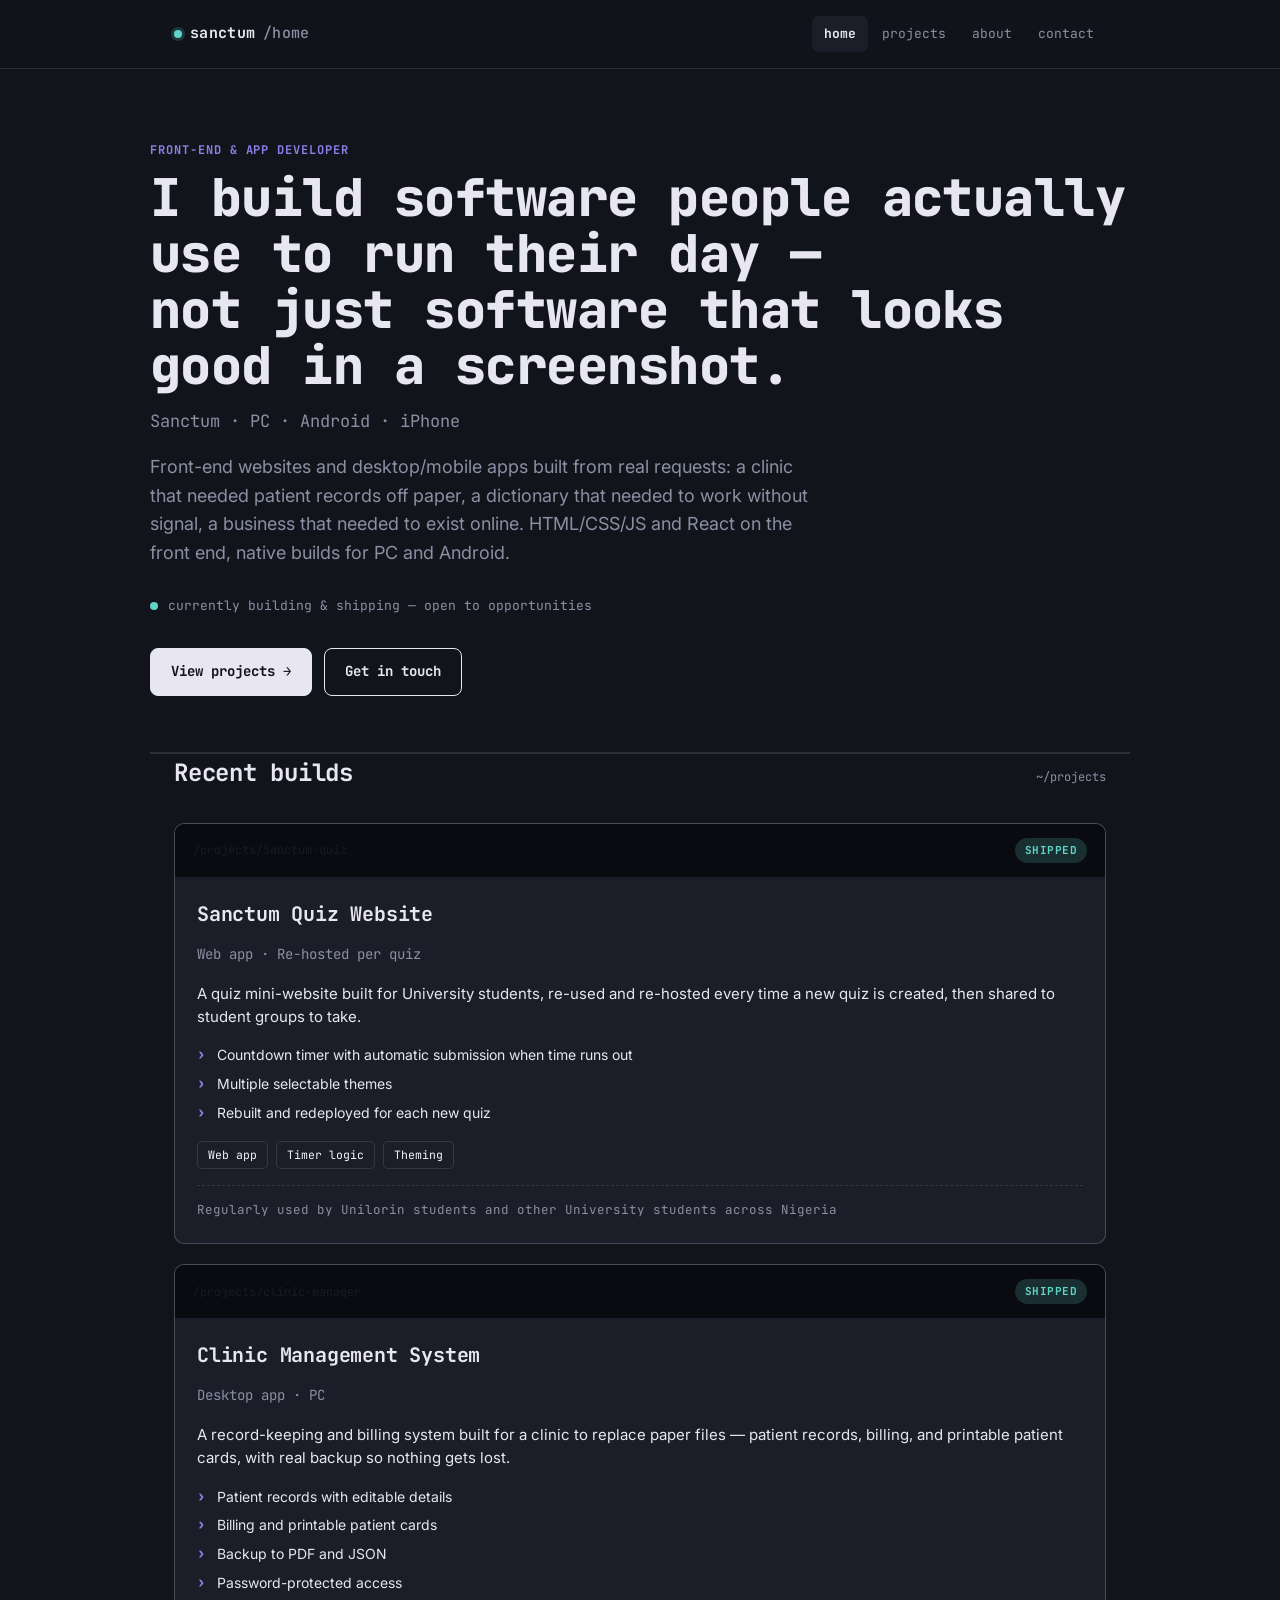
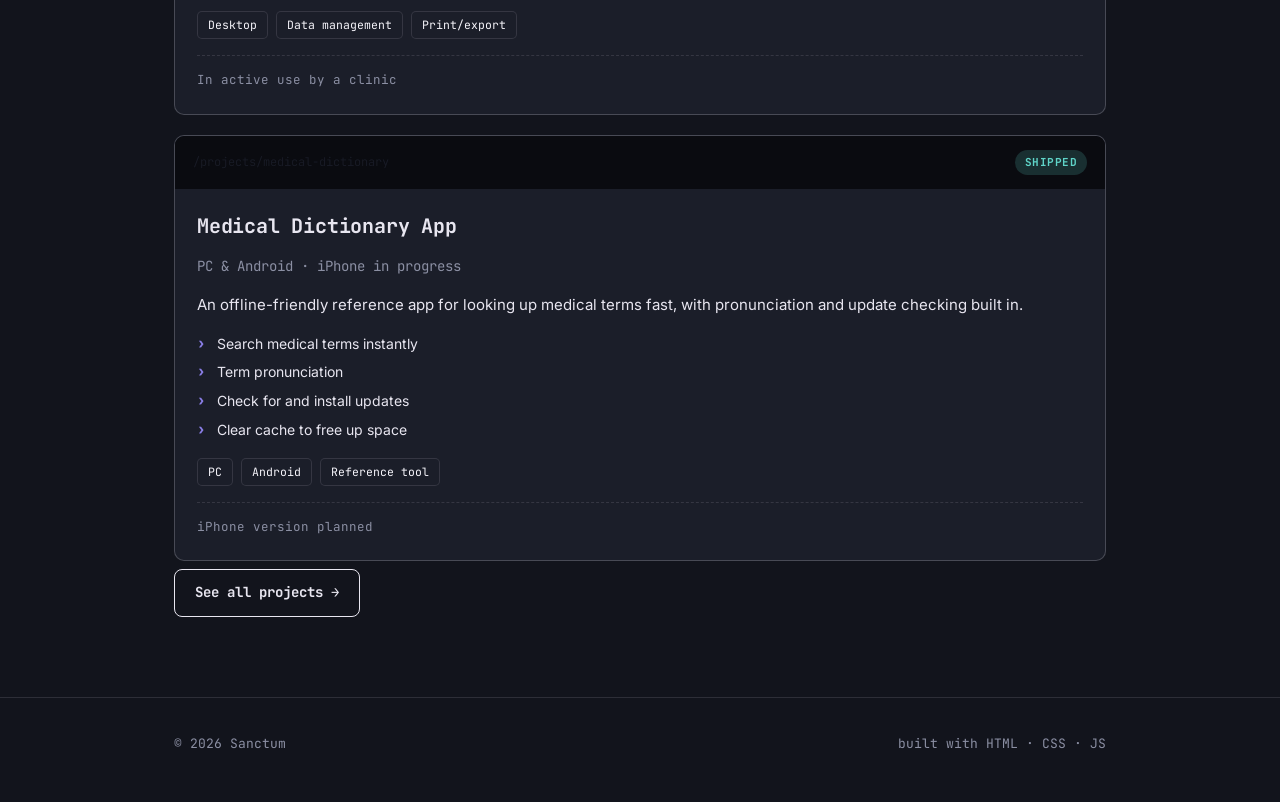
<file: index.html>
<!DOCTYPE html>
<html lang="en">
<head>
<meta charset="UTF-8">
<meta name="viewport" content="width=device-width, initial-scale=1.0">
<title>Sanctum — Front-End & App Developer</title>
<meta name="description" content="Sanctum is a well-trained front-end and self-taught app developer building practical software for PC, Android, and iPhone — clinic management systems, offline reference apps, and business websites.">
<link rel="stylesheet" href="style.css">
</head>
<body>

<header class="site">
  <div class="nav-row">
    <a href="index.html" class="brand"><span class="dot"></span> sanctum<span class="crumb">/home</span></a>
    <button class="menu-toggle" aria-label="Toggle menu">menu</button>
    <nav class="pages">
      <a href="index.html" class="active">home</a>
      <a href="projects.html">projects</a>
      <a href="about.html">about</a>
      <a href="contact.html">contact</a>
    </nav>
  </div>
</header>

<main>
  <section class="hero wrap fade-up" style="cursor: default;" id="hr">
    <span class="eyebrow" >Front-End & App Developer</span>
    <h1>I build software people actually use to run their day —<br>not just software that looks good in a screenshot.</h1>
    <p class="role">Sanctum · PC · Android · iPhone</p>
    <p class="lede">Front-end websites and desktop/mobile apps built from real requests: a clinic that needed patient records off paper, a dictionary that needed to work without signal, a business that needed to exist online. HTML/CSS/JS and React on the front end, native builds for PC and Android.</p>
    <div class="status-line">
      <span class="pulse"></span>
      currently building &amp; shipping — open to opportunities
    </div>
    <div class="btn-row">
      <a href="projects.html" class="btn primary">View projects →</a>
      <a href="contact.html" class="btn ghost">Get in touch</a>
    </div>
  </section>

  <section class="wrap" style="cursor: default;">
    <div class="section-head">
      <h2>Recent builds</h2>
      <span class="path">~/projects</span>
    </div>
    <div class="card-grid">

      <article class="build-card">
        <div class="card-top">
          <span class="path-label">/projects/Sanctum-quiz</span>
          <span class="status-pill shipped">Shipped</span>
        </div>
        <div class="card-body">
          <h3>Sanctum Quiz Website</h3>
          <p class="tagline">Web app · Re-hosted per quiz</p>
          <p class="desc">A quiz mini-website built for University students, re-used and re-hosted every time a new quiz is created, then shared to student groups to take.</p>
          <ul class="feature-list">
            <li>Countdown timer with automatic submission when time runs out</li>
            <li>Multiple selectable themes</li>
            <li>Rebuilt and redeployed for each new quiz</li>
          </ul>
          <div class="tag-row">
            <span class="tag">Web app</span>
            <span class="tag">Timer logic</span>
            <span class="tag">Theming</span>
          </div>
          <div class="card-footer">
            <span class="note">Regularly used by Unilorin students and other University students across Nigeria</span>
          </div>
        </div>
      </article>
      <article class="build-card">
        <div class="card-top">
          <span class="path-label">/projects/clinic-manager</span>
          <span class="status-pill shipped">Shipped</span>
        </div>
        <div class="card-body">
          <h3>Clinic Management System</h3>
          <p class="tagline">Desktop app · PC</p>
          <p class="desc">A record-keeping and billing system built for a clinic to replace paper files — patient records, billing, and printable patient cards, with real backup so nothing gets lost.</p>
          <ul class="feature-list">
            <li>Patient records with editable details</li>
            <li>Billing and printable patient cards</li>
            <li>Backup to PDF and JSON</li>
            <li>Password-protected access</li>
          </ul>
          <div class="tag-row">
            <span class="tag">Desktop</span>
            <span class="tag">Data management</span>
            <span class="tag">Print/export</span>
          </div>
          <div class="card-footer">
            <span class="note">In active use by a clinic</span>
          </div>
        </div>
      </article>

      <article class="build-card">
        <div class="card-top">
          <span class="path-label">/projects/medical-dictionary</span>
          <span class="status-pill shipped">Shipped</span>
        </div>
        <div class="card-body">
          <h3>Medical Dictionary App</h3>
          <p class="tagline">PC &amp; Android · iPhone in progress</p>
          <p class="desc">An offline-friendly reference app for looking up medical terms fast, with pronunciation and update checking built in.</p>
          <ul class="feature-list">
            <li>Search medical terms instantly</li>
            <li>Term pronunciation</li>
            <li>Check for and install updates</li>
            <li>Clear cache to free up space</li>
          </ul>
          <div class="tag-row">
            <span class="tag">PC</span>
            <span class="tag">Android</span>
            <span class="tag">Reference tool</span>
          </div>
          <div class="card-footer">
            <span class="note">iPhone version planned</span>
          </div>
        </div>
      </article>

    </div>
    <div class="btn-row" style="margin-top:8px;">
      <a href="projects.html" class="btn ghost">See all projects →</a>
    </div>
  </section>
</main>

<footer class="site" style="cursor: default;">
  <div class="wrap">
    <span>© 2026 Sanctum</span>
    <span>built with HTML · CSS · JS</span>
  </div>
</footer>

<script src="nav.js"></script>
</body>
</html>
</file>
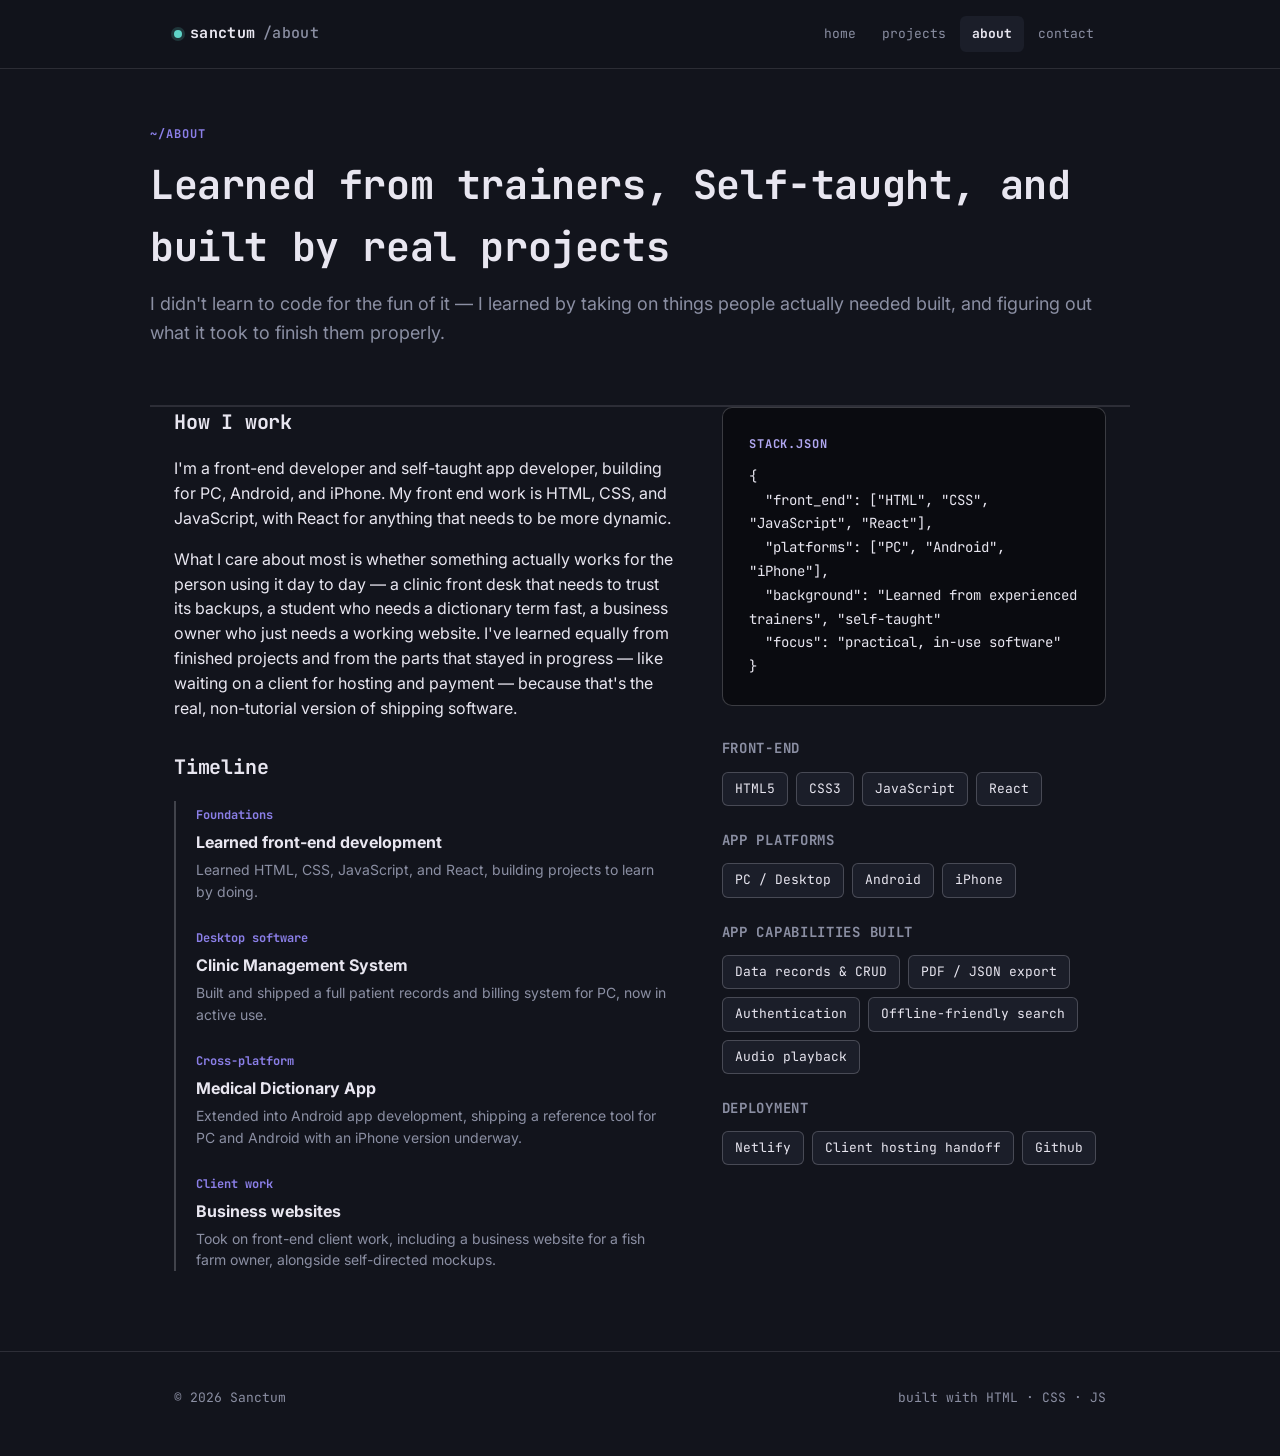
<file: about.html>
<!DOCTYPE html>
<html lang="en">
<head>
<meta charset="UTF-8">
<meta name="viewport" content="width=device-width, initial-scale=1.0">
<title>About — Sanctum</title>
<meta name="description" content="About Sanctum: a self-taught front-end and app developer with hands-on experience across PC, Android, and web, built by solving real problems for real clients.">
<link rel="stylesheet" href="style.css">
</head>
<body>

<header class="site">
  <div class="nav-row">
    <a href="index.html" class="brand"><span class="dot"></span> sanctum<span class="crumb">/about</span></a>
    <button class="menu-toggle" aria-label="Toggle menu">menu</button>
    <nav class="pages">
      <a href="index.html">home</a>
      <a href="projects.html">projects</a>
      <a href="about.html" class="active">about</a>
      <a href="contact.html">contact</a>
    </nav>
  </div>
</header>

<main>
  <section class="page-hero wrap fade-up" style="cursor: default;" id="hr">
    <span class="eyebrow">~/about</span>
    <h1>Learned from trainers, Self-taught, and built by real projects</h1>
    <p class="lede">I didn't learn to code for the fun of it — I learned by taking on things people actually needed built, and figuring out what it took to finish them properly.</p>
  </section>

  <section class="wrap" style="cursor: default;">
    <div class="about-grid">
      <div>
        <h2 style="font-size:20px; margin-bottom:18px;">How I work</h2>
        <p>I'm a front-end developer and self-taught app developer, building for PC, Android, and iPhone. My front end work is HTML, CSS, and JavaScript, with React for anything that needs to be more dynamic.</p>
        <p>What I care about most is whether something actually works for the person using it day to day — a clinic front desk that needs to trust its backups, a student who needs a dictionary term fast, a business owner who just needs a working website. I've learned equally from finished projects and from the parts that stayed in progress — like waiting on a client for hosting and payment — because that's the real, non-tutorial version of shipping software.</p>

        <h2 style="font-size:20px; margin:32px 0 18px;">Timeline</h2>
        <div class="timeline">
          <div class="t-item">
            <span class="t-label">Foundations</span>
            <h4>Learned front-end development</h4>
            <p>Learned HTML, CSS, JavaScript, and React, building projects to learn by doing.</p>
          </div>
          <div class="t-item">
            <span class="t-label">Desktop software</span>
            <h4>Clinic Management System</h4>
            <p>Built and shipped a full patient records and billing system for PC, now in active use.</p>
          </div>
          <div class="t-item">
            <span class="t-label">Cross-platform</span>
            <h4>Medical Dictionary App</h4>
            <p>Extended into Android app development, shipping a reference tool for PC and Android with an iPhone version underway.</p>
          </div>
          <div class="t-item">
            <span class="t-label">Client work</span>
            <h4>Business websites</h4>
            <p>Took on front-end client work, including a business website for a fish farm owner, alongside self-directed mockups.</p>
          </div>
        </div>
      </div>

      <div>
        <div class="pull-box">
          <span class="eyebrow">stack.json</span>
          <div>{<br>
          &nbsp;&nbsp;"front_end": ["HTML", "CSS", "JavaScript", "React"],<br>
          &nbsp;&nbsp;"platforms": ["PC", "Android", "iPhone"],<br>
          &nbsp;&nbsp;"background": "Learned from experienced trainers", "self-taught"<br>
          &nbsp;&nbsp;"focus": "practical, in-use software"<br>
          }</div>
        </div>

        <div class="skill-grid" style="margin-top:32px;">
          <div class="skill-group">
            <h3>Front-end</h3>
            <ul>
              <li>HTML5</li>
              <li>CSS3</li>
              <li>JavaScript</li>
              <li>React</li>
            </ul>
          </div>
          <div class="skill-group">
            <h3>App platforms</h3>
            <ul>
              <li>PC / Desktop</li>
              <li>Android</li>
              <li>iPhone </li>
            </ul>
          </div>
          <div class="skill-group">
            <h3>App capabilities built</h3>
            <ul>
              <li>Data records &amp; CRUD</li>
              <li>PDF / JSON export</li>
              <li>Authentication</li>
              <li>Offline-friendly search</li>
              <li>Audio playback</li>
            </ul>
          </div>
          <div class="skill-group">
            <h3>Deployment</h3>
            <ul>
              <li>Netlify</li>
              <li>Client hosting handoff</li>
              <li>Github</li>
            </ul>
          </div>
        </div>
      </div>
    </div>
  </section>
</main>

<footer class="site" style="cursor: default;">
  <div class="wrap">
    <span>© 2026 Sanctum</span>
    <span>built with HTML · CSS · JS</span>
  </div>
</footer>

<script src="nav.js"></script>
</body>
</html>
</file>
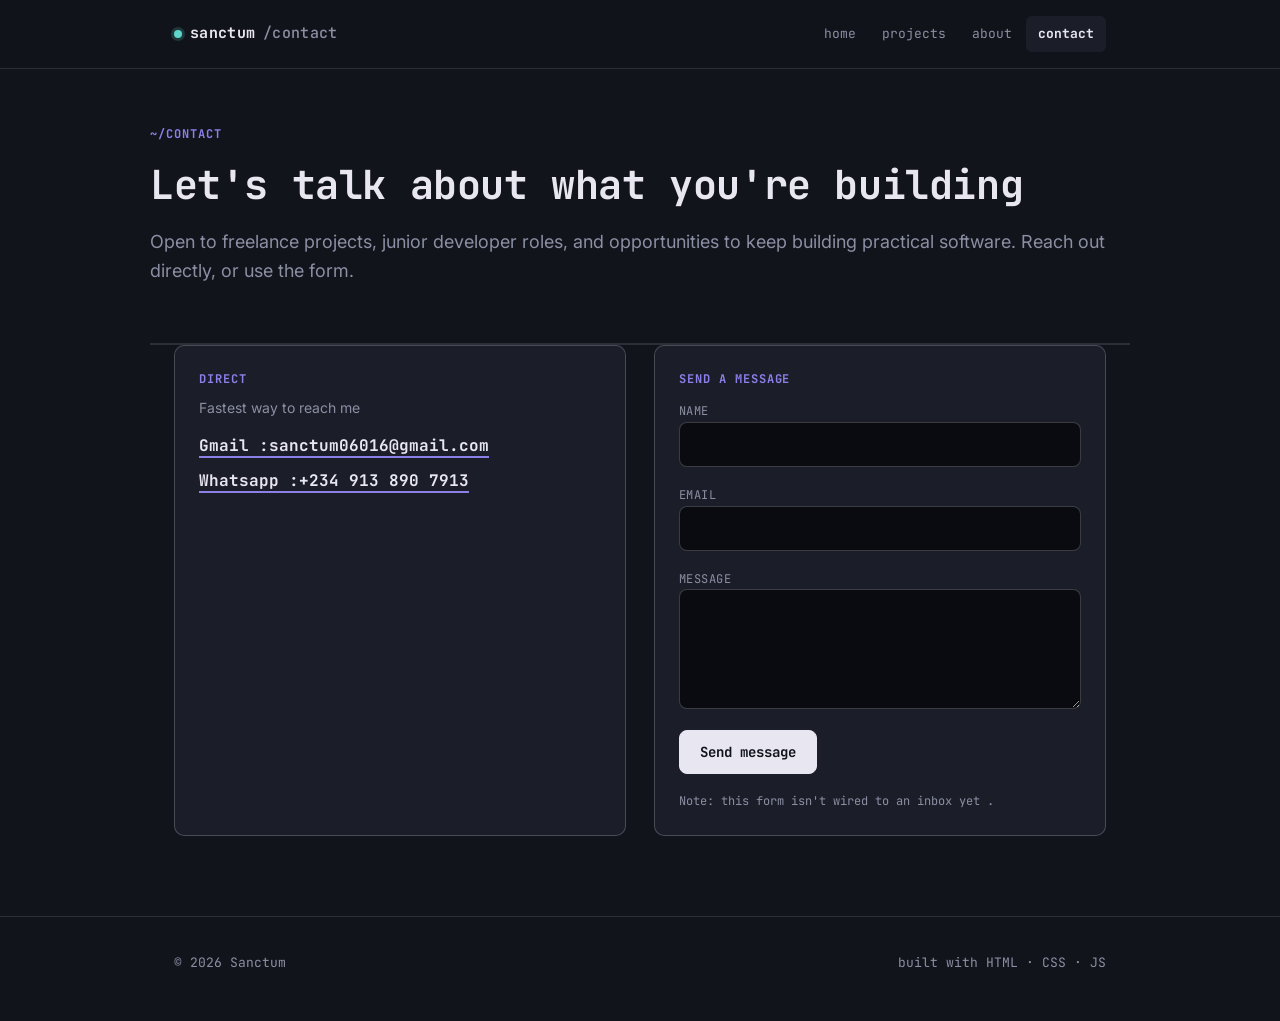
<file: contact.html>
<!DOCTYPE html>
<html lang="en">
<head>
<meta charset="UTF-8">
<meta name="viewport" content="width=device-width, initial-scale=1.0">
<title>Contact — Sanctum</title>
<meta name="description" content="Get in touch with Sanctum, a front-end and app developer available for freelance and full-time opportunities.">
<link rel="stylesheet" href="style.css">
</head>
<body>

<header class="site">
  <div class="nav-row">
    <a href="index.html" class="brand"><span class="dot"></span> sanctum<span class="crumb">/contact</span></a>
    <button class="menu-toggle" aria-label="Toggle menu">menu</button>
    <nav class="pages">
      <a href="index.html">home</a>
      <a href="projects.html">projects</a>
      <a href="about.html">about</a>
      <a href="contact.html" class="active">contact</a>
    </nav>
  </div>
</header>

<main>
  <section class="page-hero wrap fade-up" style="cursor: default;" id="hr">
    <span class="eyebrow">~/contact</span>
    <h1>Let's talk about what you're building</h1>
    <p class="lede">Open to freelance projects, junior developer roles, and opportunities to keep building practical software. Reach out directly, or use the form.</p>
  </section>

  <section class="wrap" style="cursor: default;">
    <div class="contact-grid">
      <div class="contact-card">
        <span class="eyebrow">Direct</span>
        <p style="margin:0 0 14px; color:var(--slate); font-size:14px;">Fastest way to reach me</p>
        <p style="margin:0 0 10px;"><a class="big-link" href="mailto:sanctum06016@gmail.com">Gmail :sanctum06016@gmail.com</a></p>
        <p style="margin:0 0 10px;"><a class="big-link" href="tel:+2349138907913">Whatsapp :+234 913 890 7913</a></p>
       
      </div>

      <div class="contact-card">
        <span class="eyebrow">Send a message</span>
        <form class="contact-form" onsubmit="return false;">
          <div>
            <label for="name">Name</label>
            <input id="name" name="name" type="text" required>
          </div>
          <div>
            <label for="email">Email</label>
            <input id="email" name="email" type="email" required>
          </div>
          <div>
            <label for="message">Message</label>
            <textarea id="message" name="message" required></textarea>
          </div>
          <button class="btn primary" type="submit" style="justify-self:start; cursor:pointer;">Send message</button>
          <p style="font-family:var(--mono); font-size:12px; color:var(--slate); margin:4px 0 0;">Note: this form isn't wired to an inbox yet .</p>
        </form>
      </div>
    </div>
  </section>
</main>

<footer class="site" style="cursor: default;">
  <div class="wrap">
    <span>© 2026 Sanctum</span>
    <span>built with HTML · CSS · JS</span>
  </div>
</footer>

<script src="nav.js"></script>
</body>
</html>
</file>
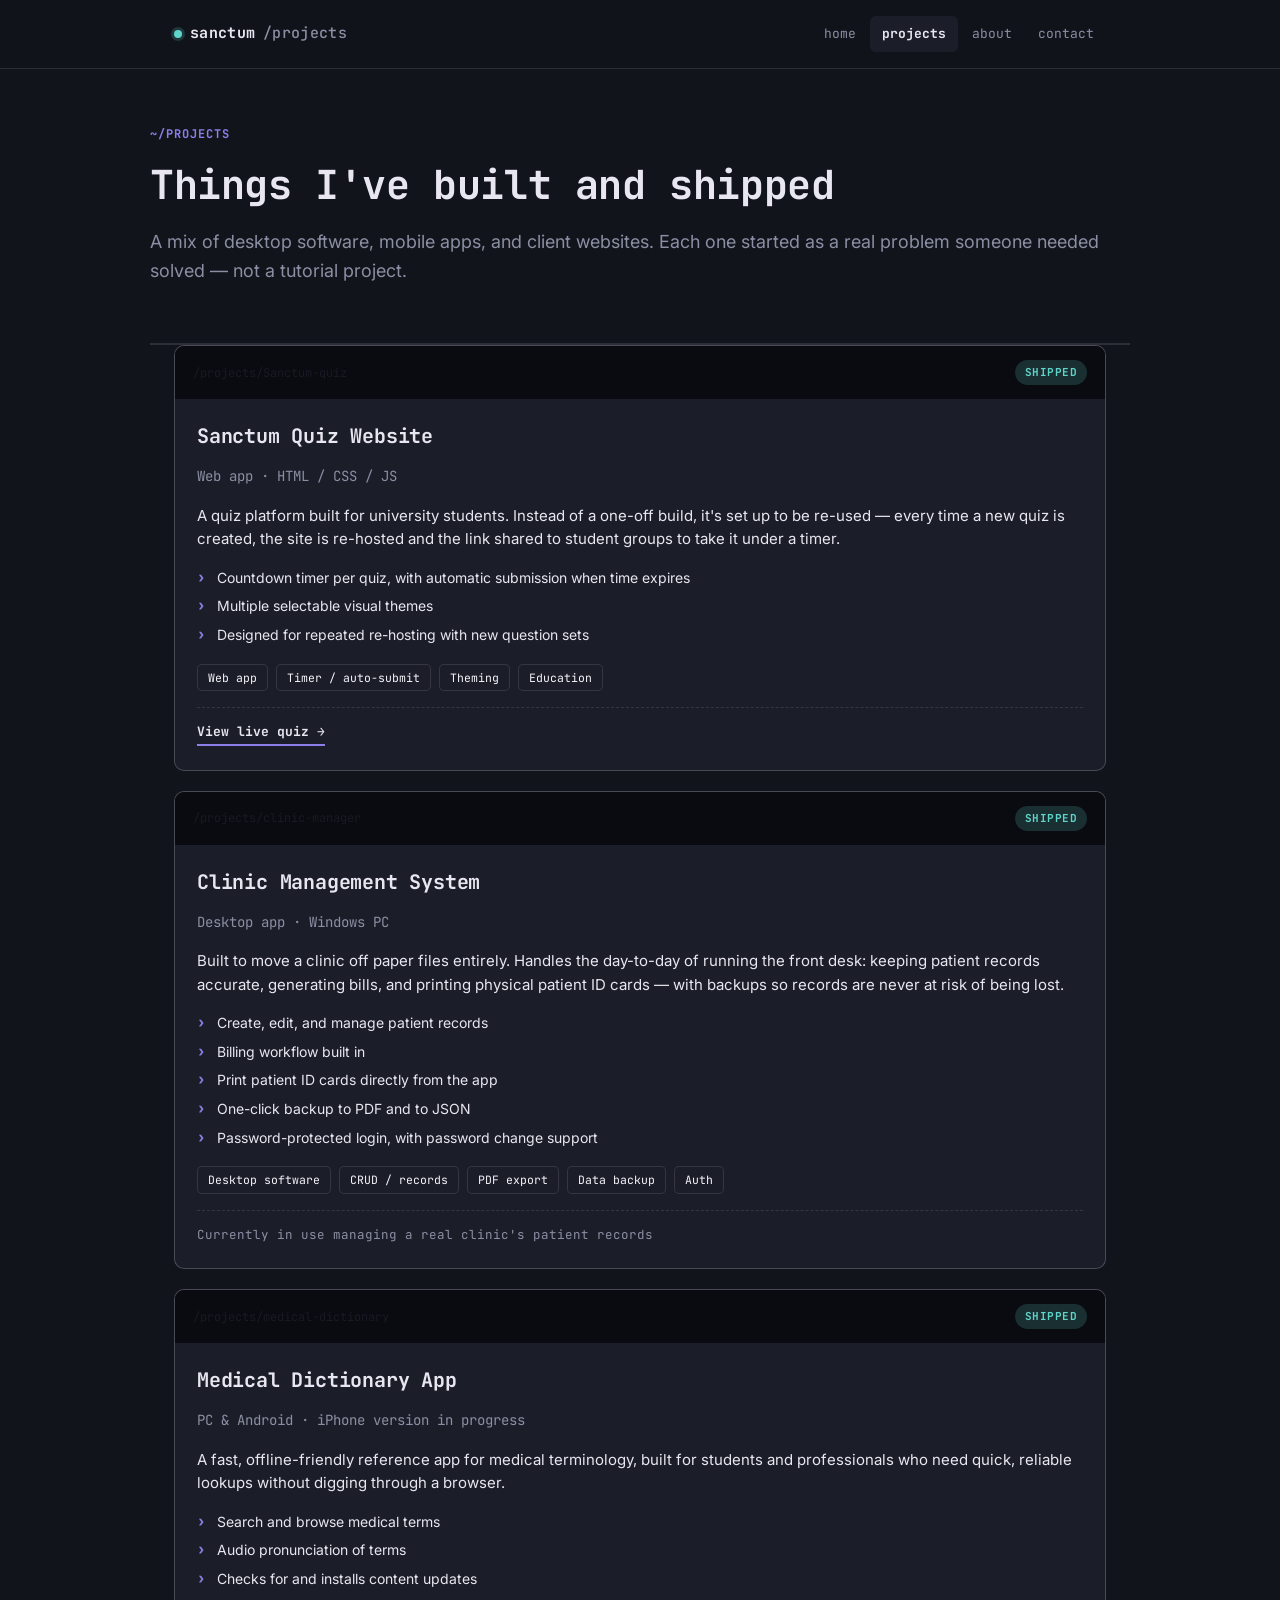
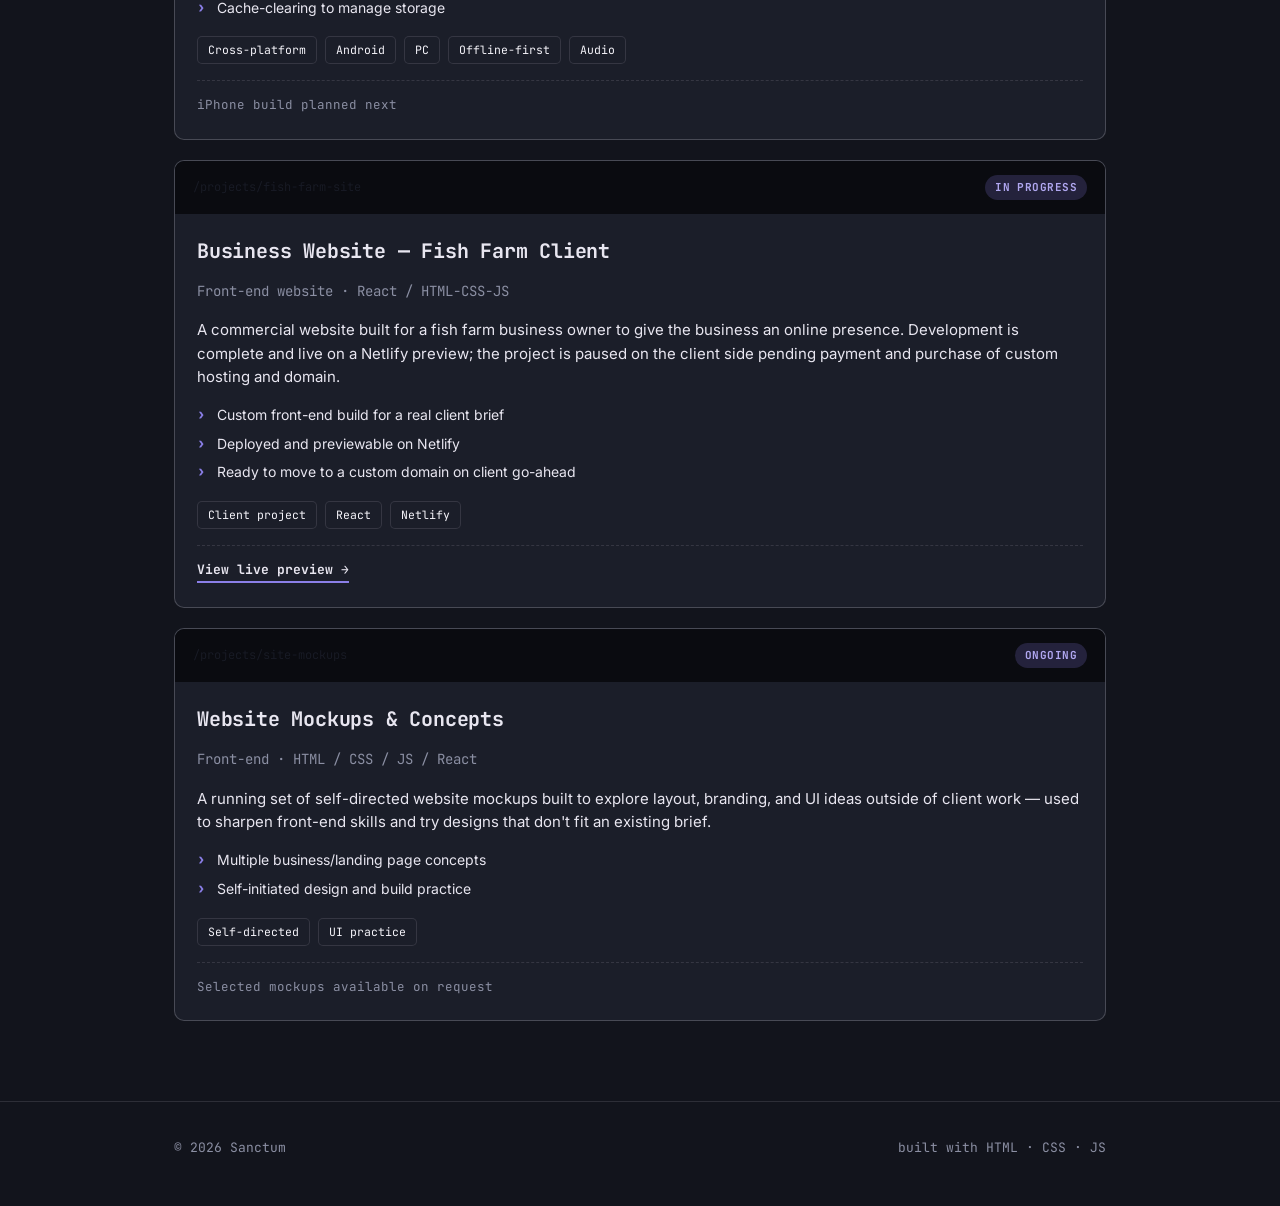
<file: projects.html>
<!DOCTYPE html>
<html lang="en">
<head>
<meta charset="UTF-8">
<meta name="viewport" content="width=device-width, initial-scale=1.0">
<title>Projects — Sanctum</title>
<meta name="description" content="Projects by Sanctum: a clinic management desktop app, a cross-platform medical dictionary app, and business websites including a fish farm client site.">
<link rel="stylesheet" href="style.css">
</head>
<body>

<header class="site">
  <div class="nav-row">
    <a href="index.html" class="brand"><span class="dot"></span> sanctum<span class="crumb">/projects</span></a>
    <button class="menu-toggle" aria-label="Toggle menu">menu</button>
    <nav class="pages">
      <a href="index.html">home</a>
      <a href="projects.html" class="active">projects</a>
      <a href="about.html">about</a>
      <a href="contact.html">contact</a>
    </nav>
  </div>
</header>

<main>
  <section class="page-hero wrap fade-up" style="cursor: default;" id="hr">
    <span class="eyebrow">~/projects</span>
    <h1>Things I've built and shipped</h1>
    <p class="lede">A mix of desktop software, mobile apps, and client websites. Each one started as a real problem someone needed solved — not a tutorial project.</p>
  </section>

  <section class="wrap" style="cursor: default;">
    <div class="card-grid">
      <article class="build-card">
        <div class="card-top">
          <span class="path-label">/projects/Sanctum-quiz</span>
          <span class="status-pill shipped">Shipped</span>
        </div>
        <div class="card-body">
          <h3>Sanctum Quiz Website</h3>
          <p class="tagline">Web app · HTML / CSS / JS</p>
          <p class="desc">A quiz platform built for university students. Instead of a one-off build, it's set up to be re-used — every time a new quiz is created, the site is re-hosted and the link shared to student groups to take it under a timer.</p>
          <ul class="feature-list">
            <li>Countdown timer per quiz, with automatic submission when time expires</li>
            <li>Multiple selectable visual themes</li>
            <li>Designed for repeated re-hosting with new question sets</li>
          </ul>
          <div class="tag-row">
            <span class="tag">Web app</span>
            <span class="tag">Timer / auto-submit</span>
            <span class="tag">Theming</span>
            <span class="tag">Education</span>
          </div>
          <div class="card-footer">
            <a href="https://generalhealthandwellness.com/gst-112-cbt-practice/#google_vignette" >View live quiz →</a>
          </div>
        </div>
      </article>
      <article class="build-card">
        <div class="card-top">
          <span class="path-label">/projects/clinic-manager</span>
          <span class="status-pill shipped">Shipped</span>
        </div>
        <div class="card-body">
          <h3>Clinic Management System</h3>
          <p class="tagline">Desktop app · Windows PC</p>
          <p class="desc">Built to move a clinic off paper files entirely. Handles the day-to-day of running the front desk: keeping patient records accurate, generating bills, and printing physical patient ID cards — with backups so records are never at risk of being lost.</p>
          <ul class="feature-list">
            <li>Create, edit, and manage patient records</li>
            <li>Billing workflow built in</li>
            <li>Print patient ID cards directly from the app</li>
            <li>One-click backup to PDF and to JSON</li>
            <li>Password-protected login, with password change support</li>
          </ul>
          <div class="tag-row">
            <span class="tag">Desktop software</span>
            <span class="tag">CRUD / records</span>
            <span class="tag">PDF export</span>
            <span class="tag">Data backup</span>
            <span class="tag">Auth</span>
          </div>
          <div class="card-footer">
            <span class="note">Currently in use managing a real clinic's patient records</span>
          </div>
        </div>
      </article>

      <article class="build-card">
        <div class="card-top">
          <span class="path-label">/projects/medical-dictionary</span>
          <span class="status-pill shipped">Shipped</span>
        </div>
        <div class="card-body">
          <h3>Medical Dictionary App</h3>
          <p class="tagline">PC &amp; Android · iPhone version in progress</p>
          <p class="desc">A fast, offline-friendly reference app for medical terminology, built for students and professionals who need quick, reliable lookups without digging through a browser.</p>
          <ul class="feature-list">
            <li>Search and browse medical terms</li>
            <li>Audio pronunciation of terms</li>
            <li>Checks for and installs content updates</li>
            <li>Cache-clearing to manage storage</li>
          </ul>
          <div class="tag-row">
            <span class="tag">Cross-platform</span>
            <span class="tag">Android</span>
            <span class="tag">PC</span>
            <span class="tag">Offline-first</span>
            <span class="tag">Audio</span>
          </div>
          <div class="card-footer">
            <span class="note">iPhone build planned next</span>
          </div>
        </div>
      </article>

      <article class="build-card">
        <div class="card-top">
          <span class="path-label">/projects/fish-farm-site</span>
          <span class="status-pill progress">In progress</span>
        </div>
        <div class="card-body">
          <h3>Business Website — Fish Farm Client</h3>
          <p class="tagline">Front-end website · React / HTML-CSS-JS</p>
          <p class="desc">A commercial website built for a fish farm business owner to give the business an online presence. Development is complete and live on a Netlify preview; the project is paused on the client side pending payment and purchase of custom hosting and domain.</p>
          <ul class="feature-list">
            <li>Custom front-end build for a real client brief</li>
            <li>Deployed and previewable on Netlify</li>
            <li>Ready to move to a custom domain on client go-ahead</li>
          </ul>
          <div class="tag-row">
            <span class="tag">Client project</span>
            <span class="tag">React</span>
            <span class="tag">Netlify</span>
          </div>
          <div class="card-footer">
            <a href="https://istijaba.netlify.app" >View live preview →</a>
          </div>
        </div>
      </article>

      <article class="build-card">
        <div class="card-top">
          <span class="path-label">/projects/site-mockups</span>
          <span class="status-pill progress">Ongoing</span>
        </div>
        <div class="card-body">
          <h3>Website Mockups &amp; Concepts</h3>
          <p class="tagline">Front-end · HTML / CSS / JS / React</p>
          <p class="desc">A running set of self-directed website mockups built to explore layout, branding, and UI ideas outside of client work — used to sharpen front-end skills and try designs that don't fit an existing brief.</p>
          <ul class="feature-list">
            <li>Multiple business/landing page concepts</li>
            <li>Self-initiated design and build practice</li>
          </ul>
          <div class="tag-row">
            <span class="tag">Self-directed</span>
            <span class="tag">UI practice</span>
          </div>
          <div class="card-footer">
            <span class="note">Selected mockups available on request</span>
          </div>
        </div>
      </article>

    </div>
  </section>
</main>

<footer class="site" style="cursor: default;">
  <div class="wrap">
    <span>© 2026 Sanctum</span>
    <span>built with HTML · CSS · JS</span>
  </div>
</footer>

<script src="nav.js"></script>
</body>
</html>
</file>
<file: style.css>
@import url('https://fonts.googleapis.com/css2?family=JetBrains+Mono:wght@400;500;700;800&family=Inter:wght@400;500;600;700&display=swap');

:root{
  --ink:#E8E6F0;
  --ink-soft:#F5F4FA;
  --paper:#12141C;
  --paper-dim:#1B1E29;
  --amber:#8B7FE8;
  --amber-soft:#B0A7F0;
  --slate:#8B8FA3;
  --green:#5FD4C8;
  --line: rgba(232,230,240,0.12);
  --line-strong: rgba(232,230,240,0.22);
  --mono: 'JetBrains Mono', monospace;
  --sans: 'Inter', sans-serif;
  --maxw: 980px;
}

*{box-sizing:border-box;}
html{scroll-behavior:smooth;}
body{
  margin:0;
  background:var(--paper);
  color:var(--ink);
  font-family:var(--sans);
  font-size:16px;
  line-height:1.55;
  -webkit-font-smoothing:antialiased;
}

a{color:inherit;}
img{max-width:100%;display:block;}

::selection{background:var(--amber-soft);color:var(--ink);}

@media (prefers-reduced-motion: reduce){
  *{animation:none !important; transition:none !important; scroll-behavior:auto !important;}
}

/* ---------- Layout shell ---------- */
.wrap{max-width:var(--maxw); margin:0 auto; padding:0 24px;}

header.site{
  position:sticky; top:0; z-index:50;
  background:rgba(18,20,28,0.92);
  backdrop-filter:blur(8px);
  border-bottom:1px solid var(--line);
}
.nav-row{
  max-width:var(--maxw); margin:0 auto; padding:16px 24px;
  display:flex; align-items:center; justify-content:space-between;
  gap:16px;
}
.brand{
  font-family:var(--mono); font-weight:700; font-size:15px;
  letter-spacing:0.02em; text-decoration:none; color:var(--ink);
  display:flex; align-items:center; gap:8px;
}
.brand .dot{width:8px;height:8px;border-radius:50%;background:var(--green); box-shadow:0 0 0 3px rgba(95,212,200,0.18);}
.crumb{color:var(--slate); font-weight:500;}

nav.pages{display:flex; gap:2px; font-family:var(--mono); font-size:13px;}
nav.pages a{
  padding:8px 12px; text-decoration:none; color:var(--slate);
  border-radius:6px; transition:background .15s ease, color .15s ease;
}
nav.pages a:hover{background:var(--paper-dim); color:var(--ink);}
nav.pages a.active{color:var(--ink); background:var(--paper-dim); font-weight:700;}
nav.pages a:focus-visible, a:focus-visible, button:focus-visible{
  outline:2px solid var(--amber); outline-offset:2px;
}

.menu-toggle{display:none;}

@media (max-width:640px){
  nav.pages{display:none; position:absolute; top:100%; left:0; right:0; background:var(--paper); flex-direction:column; padding:8px; border-bottom:1px solid var(--line);}
  nav.pages.open{display:flex;}
  .menu-toggle{
    display:inline-flex; background:none; border:1px solid var(--line-strong);
    border-radius:6px; padding:6px 10px; font-family:var(--mono); font-size:13px; cursor:pointer; color:var(--ink);
  }
}

footer.site{
  border-top:1px solid var(--line); margin-top:80px; padding:36px 0 48px;
  color:var(--slate); font-size:13px; font-family:var(--mono);
}
footer.site .wrap{display:flex; justify-content:space-between; flex-wrap:wrap; gap:12px;}

/* ---------- Type ---------- */
h1,h2,h3{font-family:var(--mono); color:var(--ink); margin:0; letter-spacing:-0.01em;}
.eyebrow{
  font-family:var(--mono); font-size:12px; letter-spacing:0.08em; text-transform:uppercase;
  color:var(--amber); font-weight:700; margin-bottom:10px; display:block;
}
p{color:var(--ink); }
.lede{color:var(--slate); font-size:18px; line-height:1.6;}

/* ---------- Hero ---------- */
.hero{padding:72px 0 56px; border-bottom:1px solid var(--line);}
#hr{
  width: 90%;
}
.hero h1{font-size:clamp(32px,5vw,52px); line-height:1.08; font-weight:800;}
.hero .role{
  font-family:var(--mono); color:var(--slate); font-size:17px; margin-top:14px;
}
.hero .lede{max-width:60ch; margin-top:18px;}

.status-line{
  margin-top:28px; font-family:var(--mono); font-size:13px; color:var(--slate);
  display:flex; align-items:center; gap:10px; flex-wrap:wrap;
}
.status-line .pulse{
  width:8px;height:8px;border-radius:50%;background:var(--green);
  box-shadow:0 0 0 0 rgba(95,212,200,0.5);
  animation:pulse 2.2s infinite;
}
@keyframes pulse{
  0%{box-shadow:0 0 0 0 rgba(95,212,200,0.45);}
  70%{box-shadow:0 0 0 8px rgba(95,212,200,0);}
  100%{box-shadow:0 0 0 0 rgba(95,212,200,0);}
}

.btn-row{display:flex; gap:12px; margin-top:32px; flex-wrap:wrap;}
.btn{
  font-family:var(--mono); font-size:14px; font-weight:700; text-decoration:none;
  padding:12px 20px; border-radius:8px; display:inline-block; transition:transform .12s ease, background .15s ease;
  border:1px solid var(--ink);
}
.btn.primary{background:var(--ink); color:var(--paper);}
.btn.primary:hover{background:var(--ink-soft); transform:translateY(-1px);}
.btn.ghost{background:transparent; color:var(--ink);}
.btn.ghost:hover{background:var(--paper-dim); transform:translateY(-1px);}

/* ---------- Sections ---------- */
section{padding:56px 0;}
section + section{border-top:1px solid var(--line);}
.section-head{margin-bottom:32px; display:flex; align-items:baseline; justify-content:space-between; gap:16px; flex-wrap:wrap;}
.section-head h2{font-size:24px;}
.section-head .path{font-family:var(--mono); font-size:12px; color:var(--slate);}

/* ---------- Build cards (signature element) ---------- */
.card-grid{display:grid; grid-template-columns:1fr; gap:20px;}
.build-card{
  border:1px solid var(--line-strong); border-radius:10px; background:var(--paper-dim);
  overflow:hidden; transition:border-color .15s ease, transform .15s ease;
}
.build-card:hover{border-color:var(--amber); transform:translateY(-2px);}
.build-card .card-top{
  display:flex; align-items:center; justify-content:space-between; gap:12px;
  padding:14px 18px; background:#0A0B10; color:var(--ink);
  font-family:var(--mono); font-size:12px;
}
.card-top .path-label{color:var(--paper-dim); opacity:0.85;}
.status-pill{
  font-family:var(--mono); font-size:11px; font-weight:700; letter-spacing:0.04em;
  padding:4px 10px; border-radius:20px; text-transform:uppercase;
}
.status-pill.shipped{background:rgba(95,212,200,0.18); color:#5FD4C8;}
.status-pill.progress{background:rgba(139,127,232,0.20); color:#B0A7F0;}

.card-body{padding:22px 22px 24px;}
.card-body h3{font-size:20px; margin-bottom:6px;}
.card-body .tagline{color:var(--slate); font-size:14px; margin-bottom:16px; font-family:var(--mono);}
.card-body p.desc{margin:0 0 16px; font-size:15px;}
.feature-list{margin:0 0 18px; padding-left:0; list-style:none; display:grid; gap:7px;}
.feature-list li{
  font-size:14px; padding-left:20px; position:relative; color:var(--ink);
}
.feature-list li::before{
  content:'›'; position:absolute; left:0; color:var(--amber); font-weight:800; font-family:var(--mono);
}
.tag-row{display:flex; flex-wrap:wrap; gap:8px; margin-bottom:16px;}
.tag{
  font-family:var(--mono); font-size:11.5px; padding:4px 10px; border-radius:5px;
  background:var(--paper-dim); color:var(--ink-soft); border:1px solid var(--line);
}
.card-footer{
  display:flex; gap:10px; flex-wrap:wrap; padding-top:14px; border-top:1px dashed var(--line);
}
.card-footer a{
  font-family:var(--mono); font-size:13px; font-weight:700; text-decoration:none;
  color:var(--ink); border-bottom:2px solid var(--amber); padding-bottom:1px;
}
.card-footer .note{font-family:var(--mono); font-size:12.5px; color:var(--slate); align-self:center;}

/* ---------- Skills ---------- */
.skill-grid{display:grid; grid-template-columns:repeat(auto-fit,minmax(220px,1fr)); gap:24px;}
.skill-group h3{font-size:14px; text-transform:uppercase; letter-spacing:0.05em; color:var(--slate); margin-bottom:12px;}
.skill-group ul{list-style:none; margin:0; padding:0; display:flex; flex-wrap:wrap; gap:8px;}
.skill-group li{
  font-family:var(--mono); font-size:13px; padding:6px 12px; border-radius:6px;
  background:var(--paper-dim); border:1px solid var(--line-strong);
}

/* ---------- About ---------- */
.about-grid{display:grid; grid-template-columns:1.3fr 1fr; gap:48px; align-items:start;}
@media (max-width:800px){.about-grid{grid-template-columns:1fr;}}
.timeline{border-left:2px solid var(--line-strong); padding-left:20px; display:grid; gap:22px;}
.timeline .t-item .t-label{font-family:var(--mono); font-size:12px; color:var(--amber); font-weight:700;}
.timeline .t-item h4{margin:4px 0 4px; font-size:16px; font-family:var(--sans); font-weight:700;}
.timeline .t-item p{font-size:14px; color:var(--slate); margin:0;}

.pull-box{
  background:#0A0B10; color:var(--ink); border-radius:10px; padding:26px;
  font-family:var(--mono); font-size:14px; line-height:1.7;
  border:1px solid var(--line-strong);
}
.pull-box .eyebrow{color:var(--amber-soft);}

/* ---------- Contact ---------- */
.contact-grid{display:grid; grid-template-columns:1fr 1fr; gap:28px;}
@media (max-width:700px){.contact-grid{grid-template-columns:1fr;}}
.contact-card{
  border:1px solid var(--line-strong); border-radius:10px; padding:24px; background:var(--paper-dim);
}
.contact-card .eyebrow{margin-bottom:8px;}
.contact-card a.big-link{
  font-family:var(--mono); font-weight:700; font-size:16px; text-decoration:none;
  color:var(--ink); border-bottom:2px solid var(--amber);
}

form.contact-form{display:grid; gap:14px;}
form.contact-form label{font-family:var(--mono); font-size:12px; color:var(--slate); text-transform:uppercase; letter-spacing:0.04em;}
form.contact-form input, form.contact-form textarea{
  width:100%; font-family:var(--sans); font-size:15px; padding:12px 14px;
  border:1px solid var(--line-strong); border-radius:8px; background:#0A0B10;
  color:var(--ink);
}
form.contact-form input:focus, form.contact-form textarea:focus{
  outline:2px solid var(--amber); outline-offset:1px; border-color:var(--amber);
}
form.contact-form textarea{resize:vertical; min-height:120px;}

/* ---------- Utility ---------- */
.page-hero{padding:56px 0 40px; border-bottom:1px solid var(--line);}
.page-hero h1{font-size:clamp(28px,4vw,40px);}
.page-hero .lede{margin-top:12px;}

.fade-up{animation:fadeUp .6s ease both;}
@keyframes fadeUp{from{opacity:0; transform:translateY(14px);} to{opacity:1; transform:translateY(0);}}
</file>
